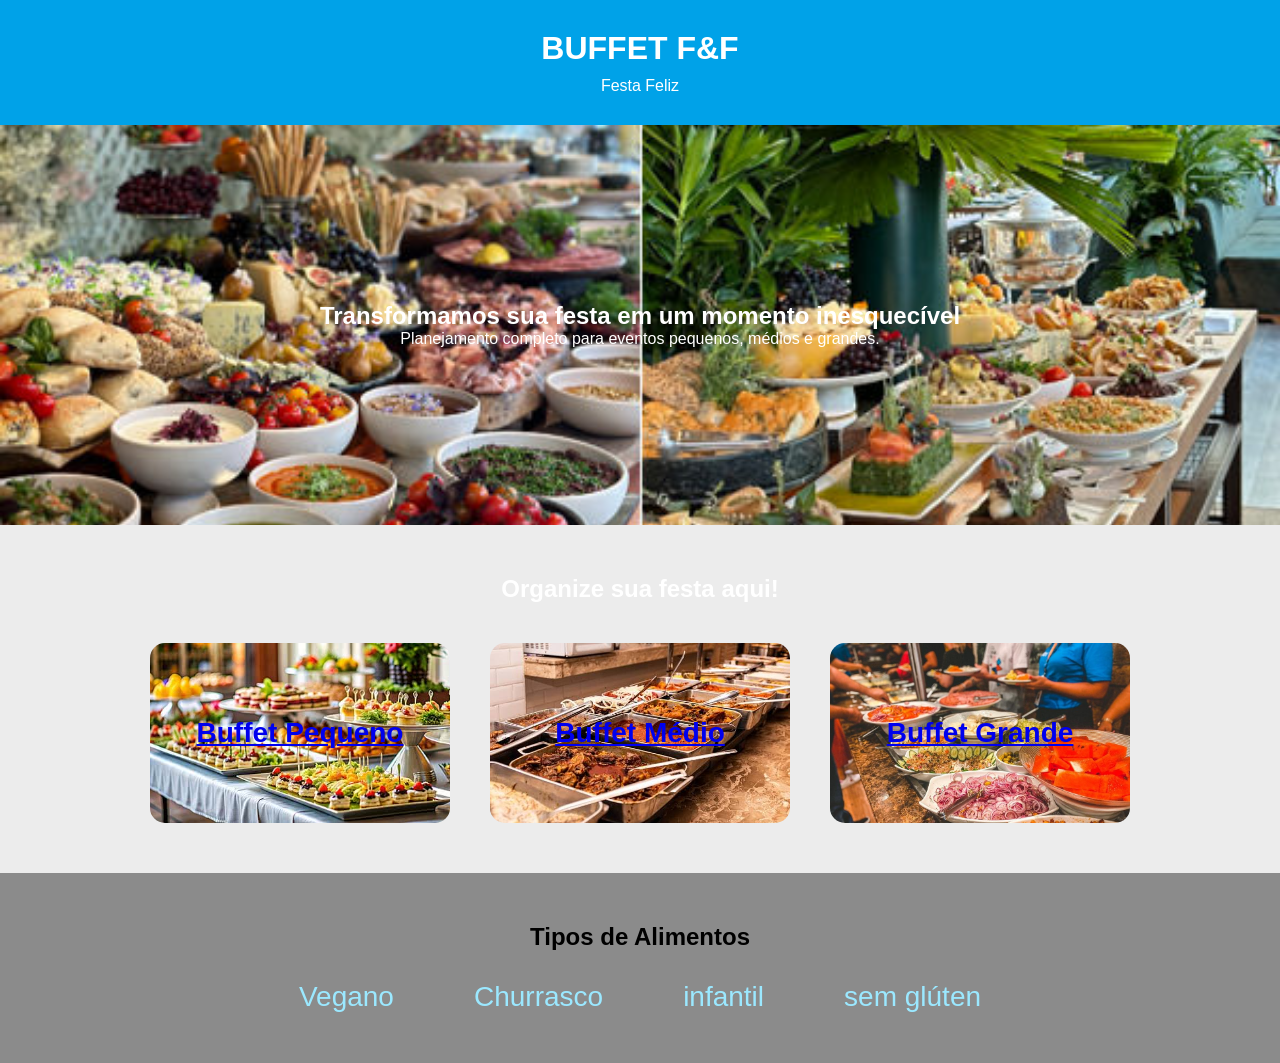
<file: index.html>
<!DOCTYPE html>
<html lang="pt-BR">
<head>
    <meta charset="UTF-8">
    <meta name="viewport" content="width=device-width, initial-scale=1.0">
    <title>Buffet F&F</title>
    <link rel="stylesheet" href="estilo.css">
</head>
<body>
    <header>
        <h1>BUFFET F&F</h1>
        <p>Festa Feliz</p>
    </header>
    <section class="banner">
        <div class="banner-conteudo">
            <h2>Transformamos sua festa em um momento inesquecível</h2>
            <p>
                Planejamento completo para eventos pequenos,
                médios e grandes.
            </p>
        </div>
    </section>
    <section class="eventos">
        <h2>Organize sua festa aqui!</h2>
        <div class="cards">
            <div class="card pequeno">
                <a href="formulario.html">
                    Buffet Pequeno
                </a>
            </div>
            <div class="card medio">
                <a href="formulario.html">
                    Buffet Médio
                </a>
            </div>
            <div class="card grande">
                <a href="formulario.html">
                    Buffet Grande
                </a>
            </div>
        </div>
    </section>
    <footer>
        <h2>Tipos de Alimentos</h2>
        <div class="links-cardapio">
            <a href="vegano.html">
                Vegano
            </a>
            <a href="churrasco.html">
                Churrasco
            </a>
            <a href="infantil.html">
                infantil
            </a>
            <a href="semgluten.html">
                sem glúten
            </a>
        </div>
    </footer>
</body>
</html>
</file>
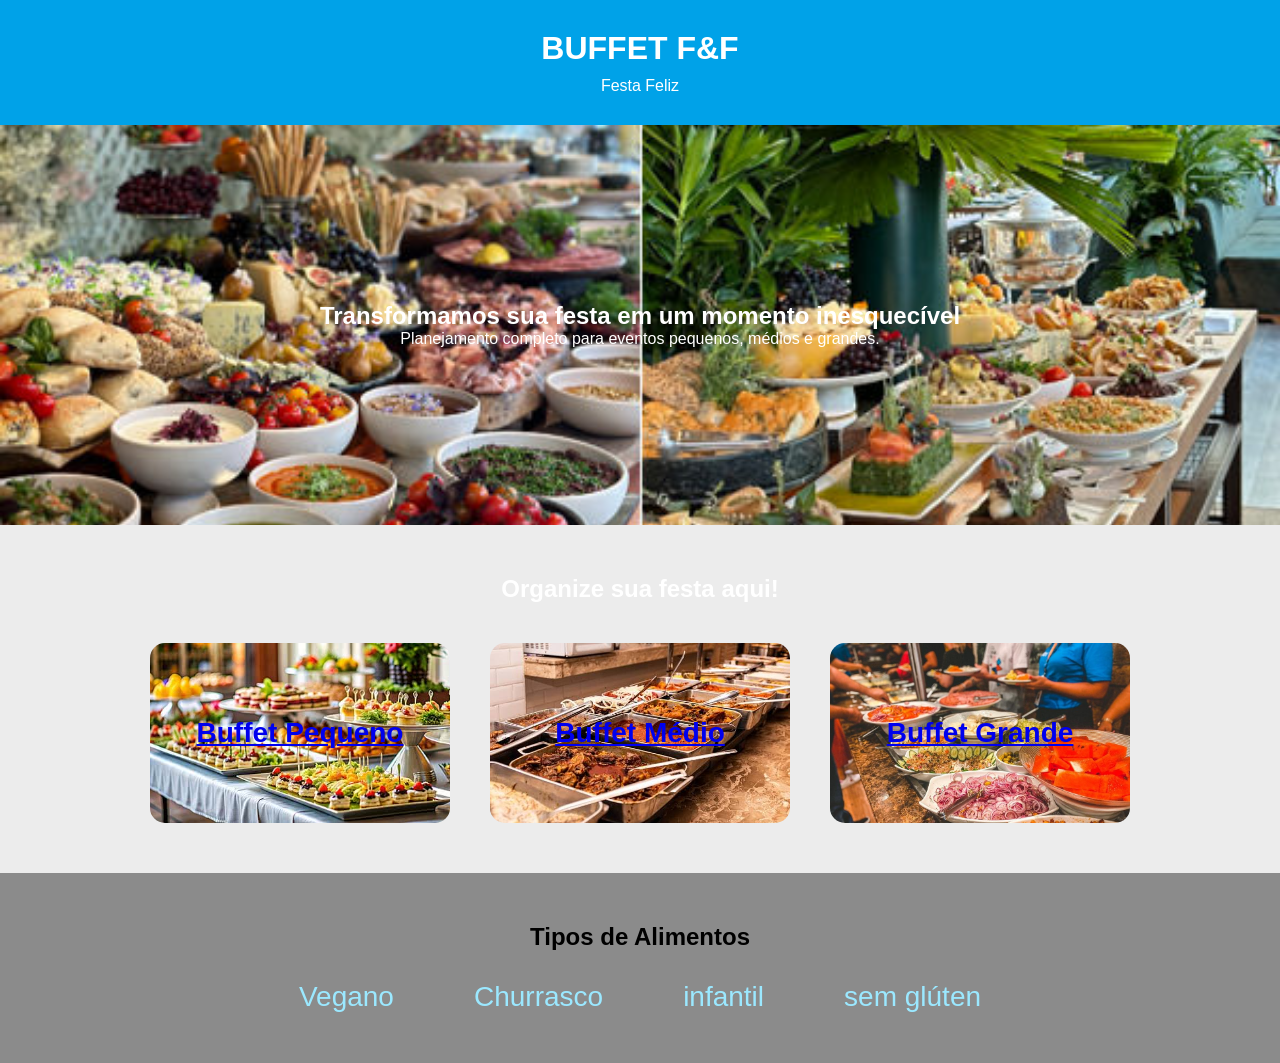
<file: bimestral.html>
<!DOCTYPE html>
<html lang="pt-BR">
<head>
    <meta charset="UTF-8">
    <meta name="viewport" content="width=device-width, initial-scale=1.0">
    <title>Buffet F&F</title>
    <link rel="stylesheet" href="estilo.css">
</head>
<body>
    <header>
        <h1>BUFFET F&F</h1>
        <p>Festa Feliz</p>
    </header>
    <section class="banner">
        <div class="banner-conteudo">
            <h2>Transformamos sua festa em um momento inesquecível</h2>
            <p>
                Planejamento completo para eventos pequenos,
                médios e grandes.
            </p>
        </div>
    </section>
    <section class="eventos">
        <h2>Organize sua festa aqui!</h2>
        <div class="cards">
            <div class="card pequeno">
                <a href="formulario.html">
                    Buffet Pequeno
                </a>
            </div>
            <div class="card medio">
                <a href="formulario.html">
                    Buffet Médio
                </a>
            </div>
            <div class="card grande">
                <a href="formulario.html">
                    Buffet Grande
                </a>
            </div>
        </div>
    </section>
    <footer>
        <h2>Tipos de Alimentos</h2>
        <div class="links-cardapio">
            <a href="vegano.html">
                Vegano
            </a>
            <a href="churrasco.html">
                Churrasco
            </a>
            <a href="infantil.html">
                infantil
            </a>
            <a href="semgluten.html">
                sem glúten
            </a>
        </div>
    </footer>
</body>
</html>
</file>
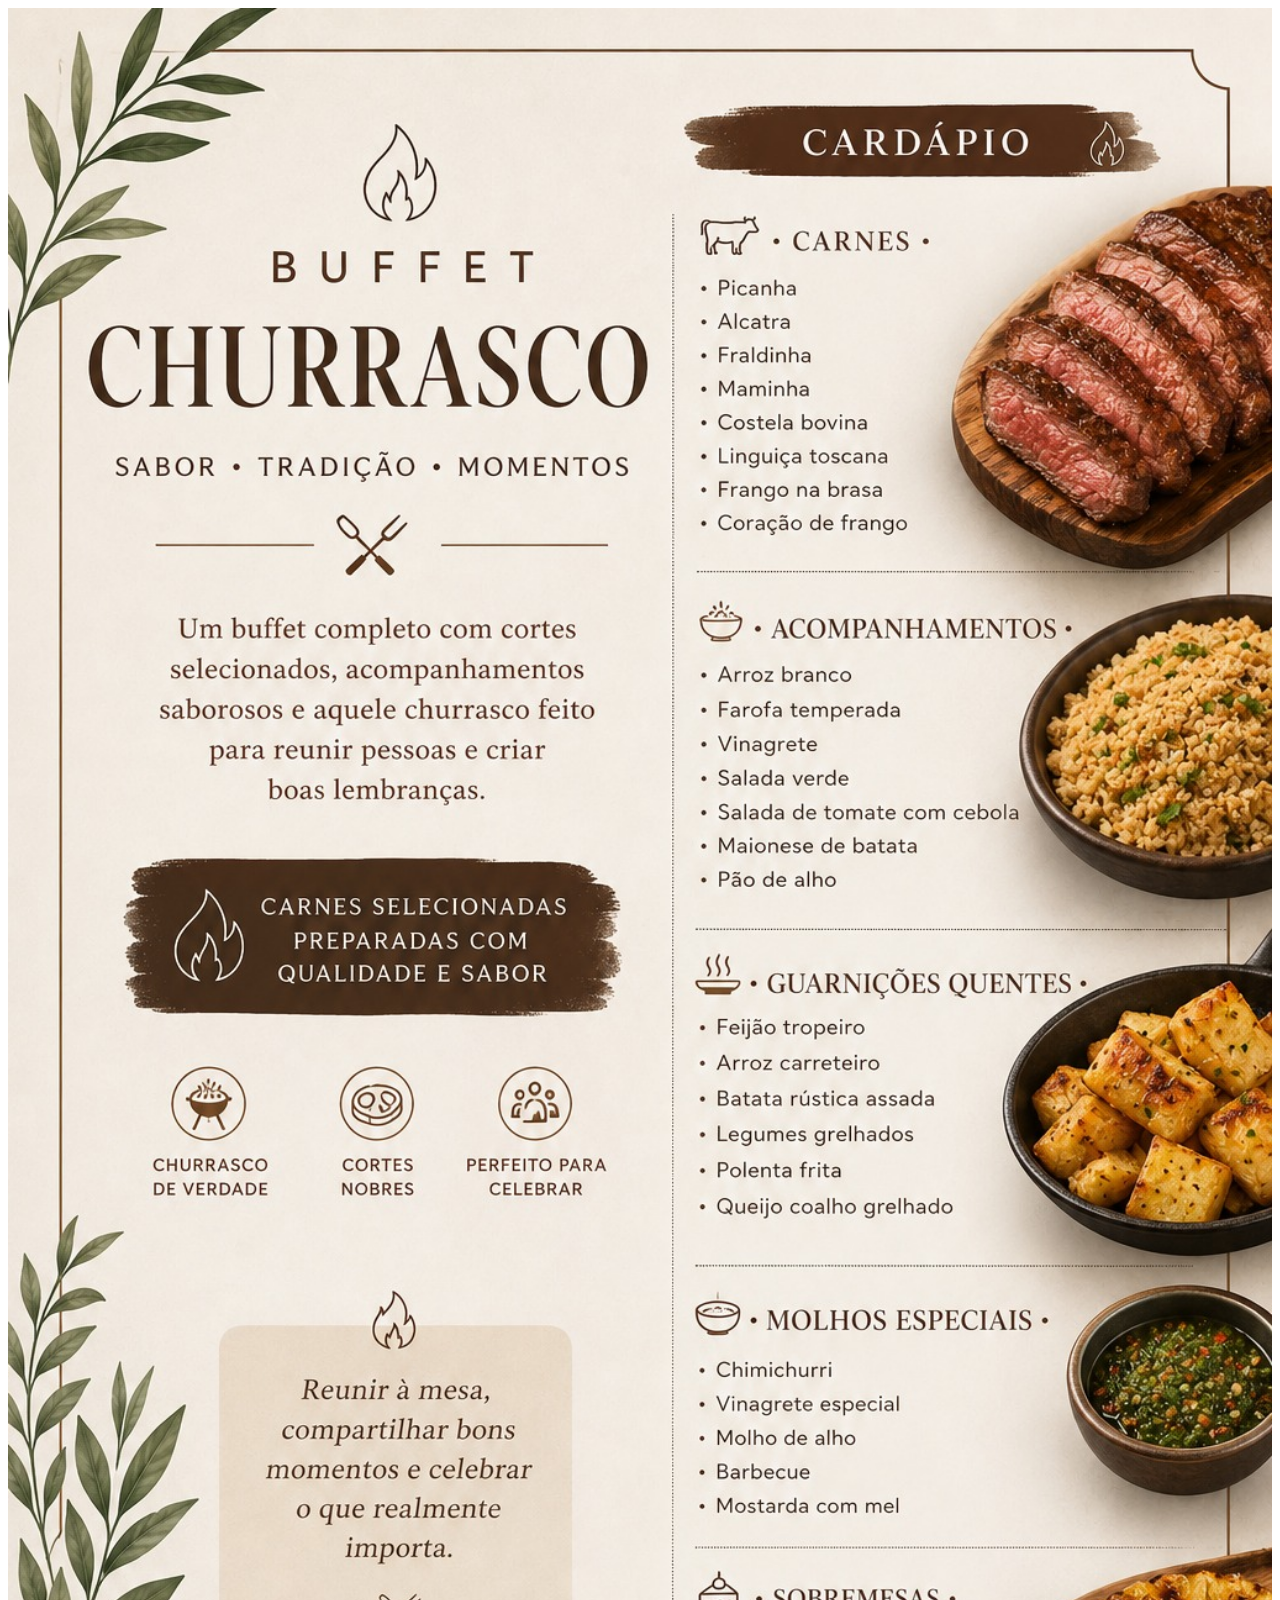
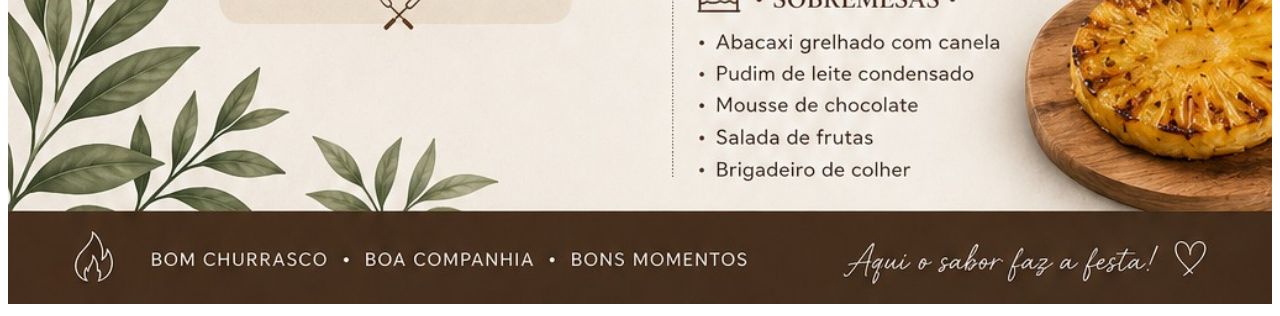
<file: churrasco.html>
<!DOCTYPE html>
<html lang="en">
<head>
    <meta charset="UTF-8">
    <meta name="viewport" content="width=device-width, initial-scale=1.0">
    <title>cardápio churrasco</title>
    <link rel="stylesheet" href="churrasco.css">
</head>
<body>
    <img src="churrascocardapio.jpeg">
</body>
</html>
</file>
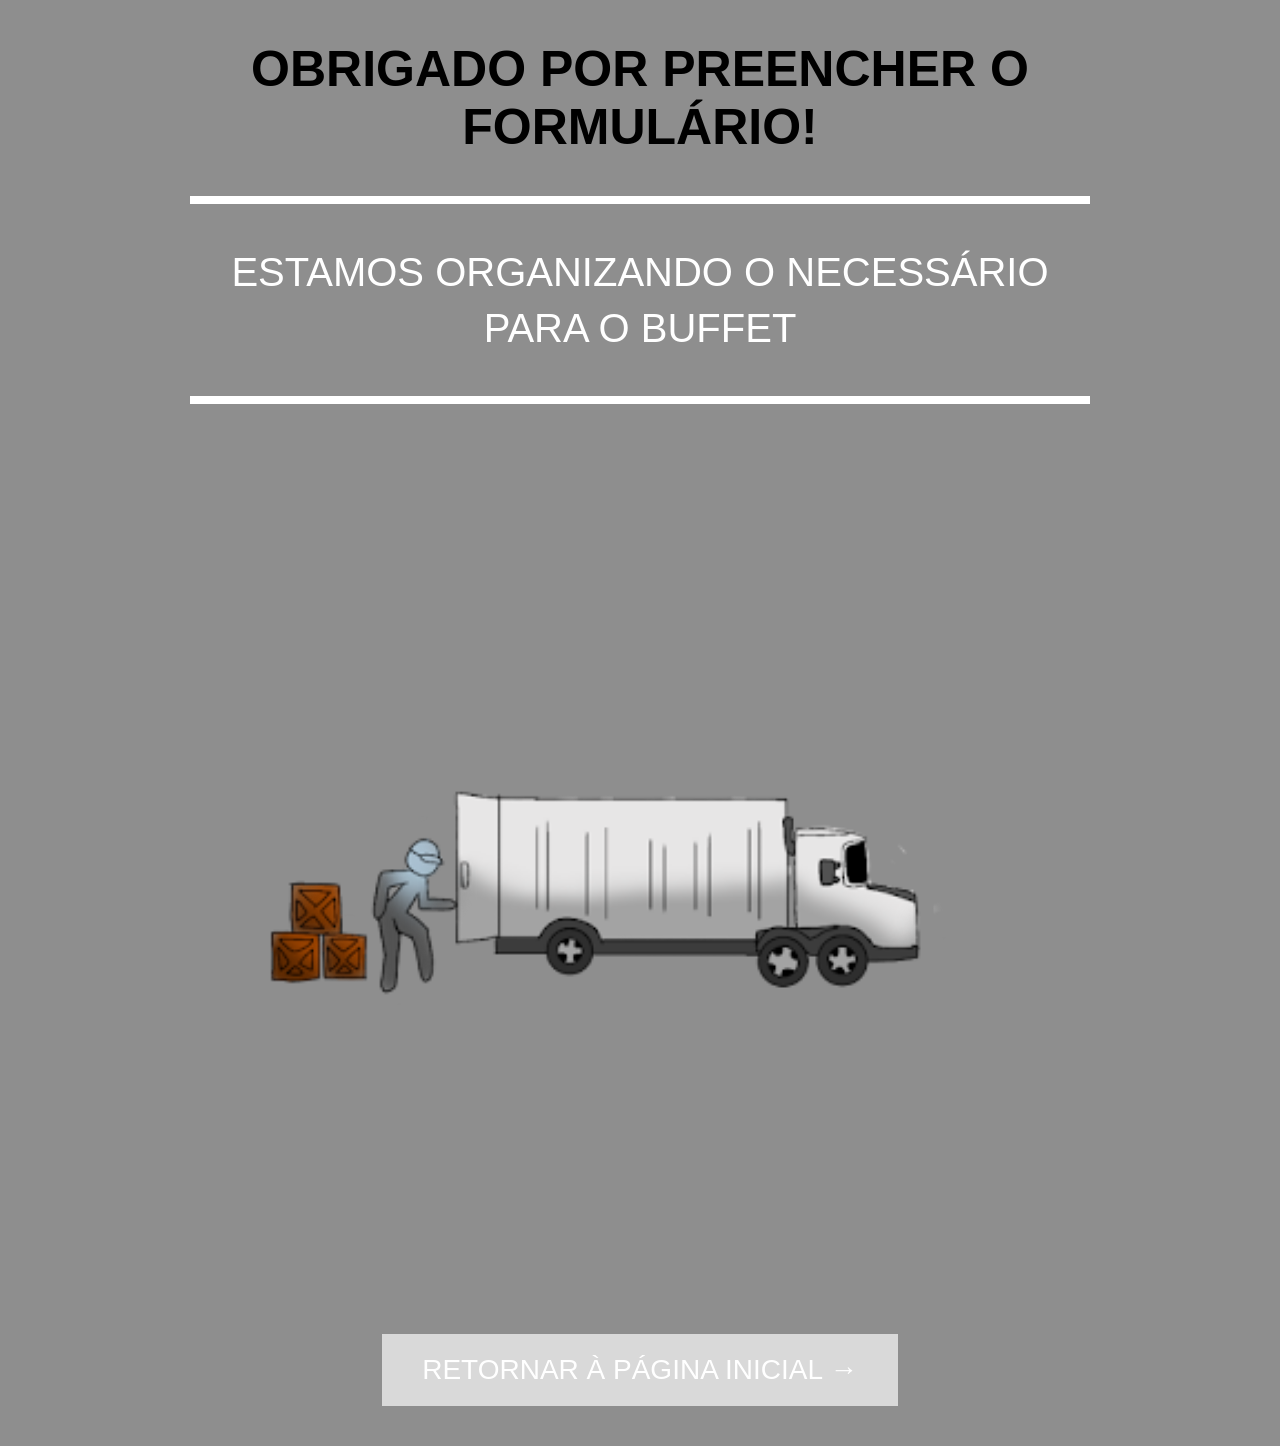
<file: confirmacao.html>
<!DOCTYPE html>
<html lang="pt-BR">
<head>
    <meta charset="UTF-8">
    <title>Buffet F&F - Confirmação</title>
    <link rel="stylesheet" href="confirmacao.css">
</head>
<body>

    <div class="container">

        <h1>
            OBRIGADO POR PREENCHER O FORMULÁRIO!
        </h1>

        <div class="linha"></div>

        <h2>
            ESTAMOS ORGANIZANDO O NECESSÁRIO
            <br>
            PARA O BUFFET
        </h2>

        <div class="linha"></div>

        <img
        src="confirmacaoimg.png"
        class="caminhao">

        <a href="index.html" class="botao">
            RETORNAR À PÁGINA INICIAL →
        </a>

    </div>

</body>
</html>
</file>
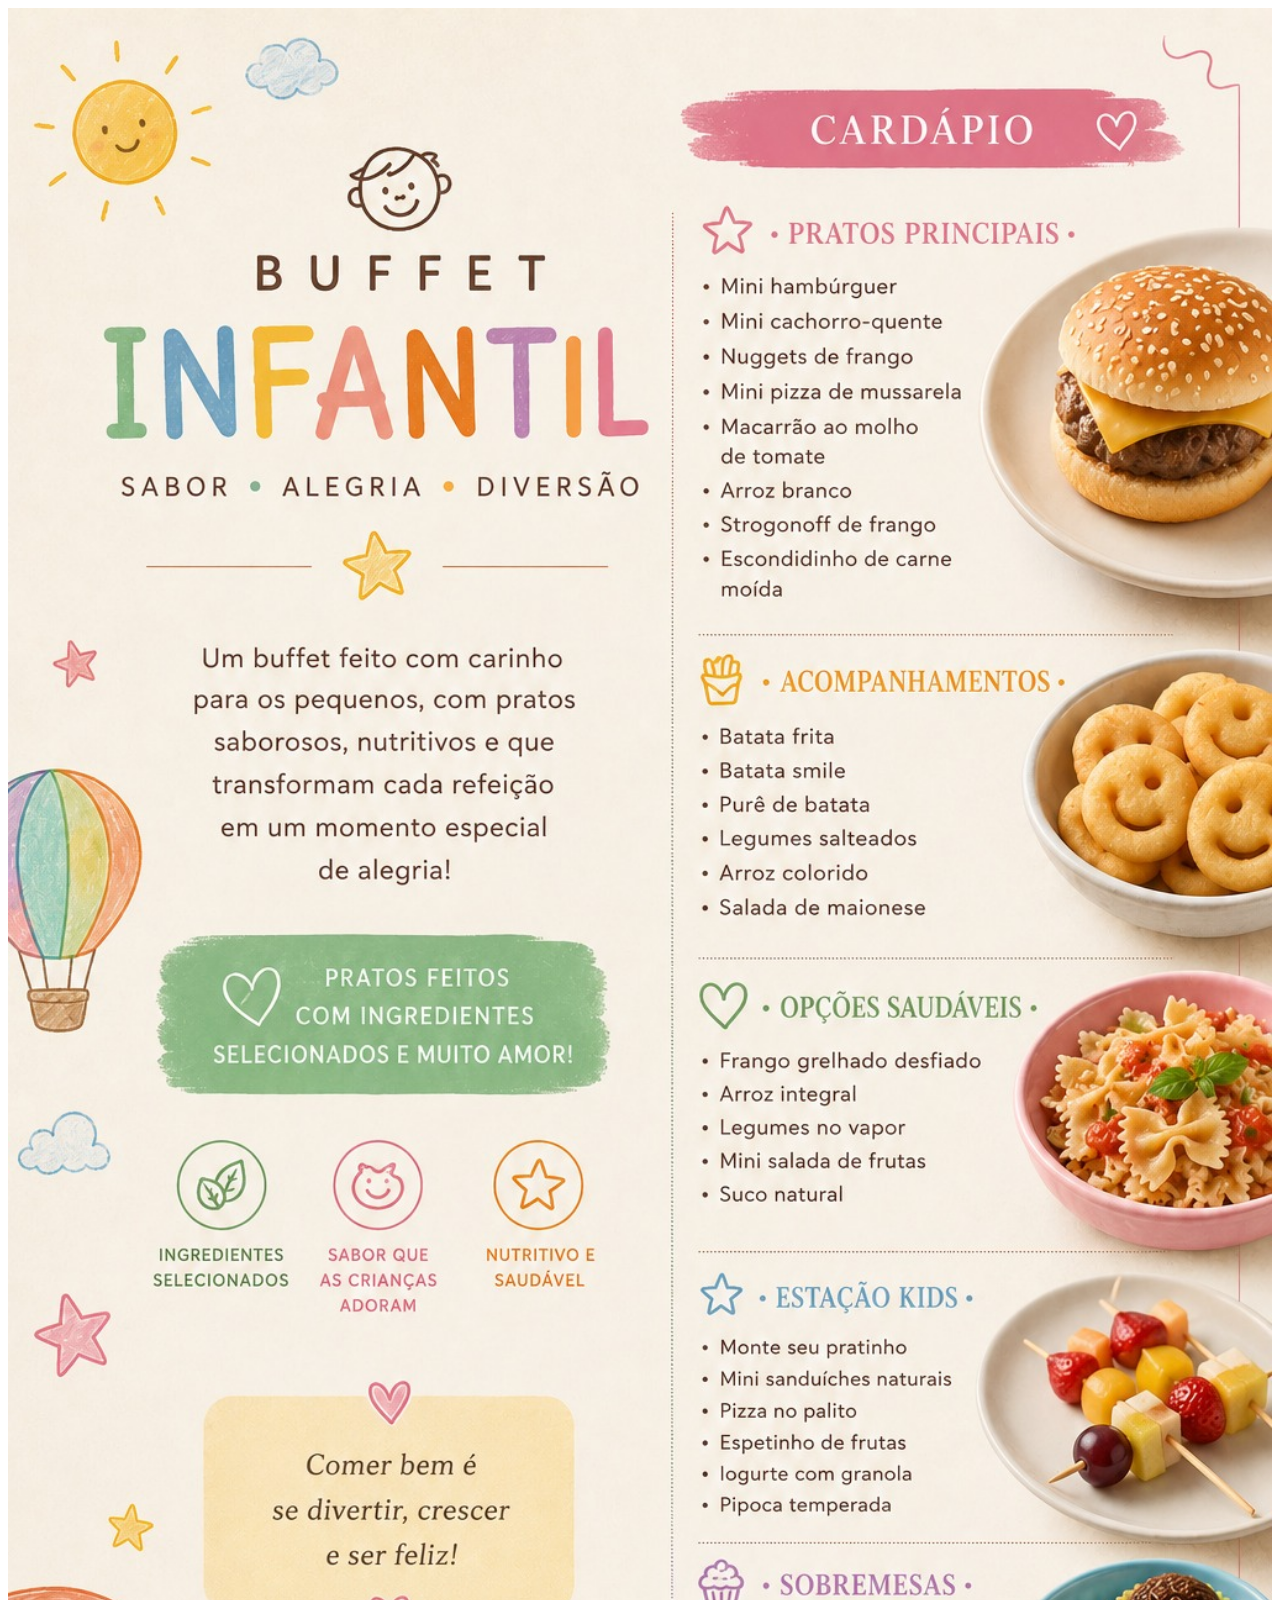
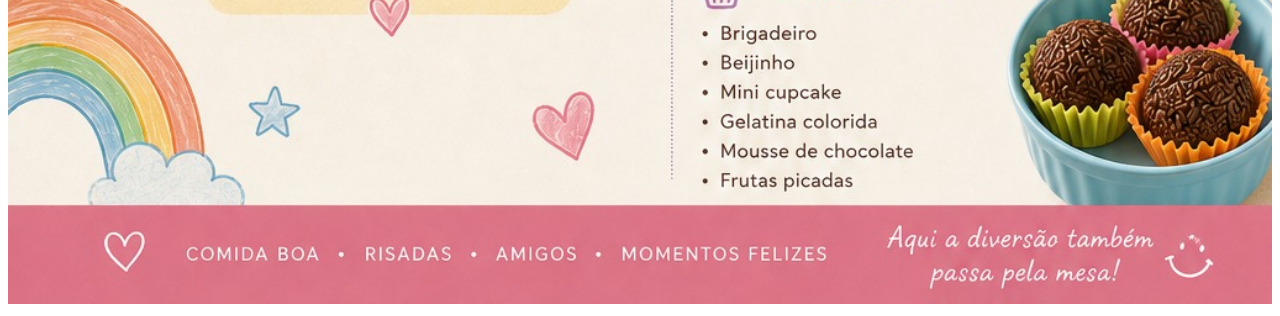
<file: infantil.html>
<!DOCTYPE html>
<html lang="en">
<head>
    <meta charset="UTF-8">
    <meta name="viewport" content="width=device-width, initial-scale=1.0">
    <title>cardápio infantil</title>
    <link rel="stylesheet" href="infantil.css">
</head>
<body>
    <img src="infantilcardapio.jpeg">
</body>
</html>
</file>
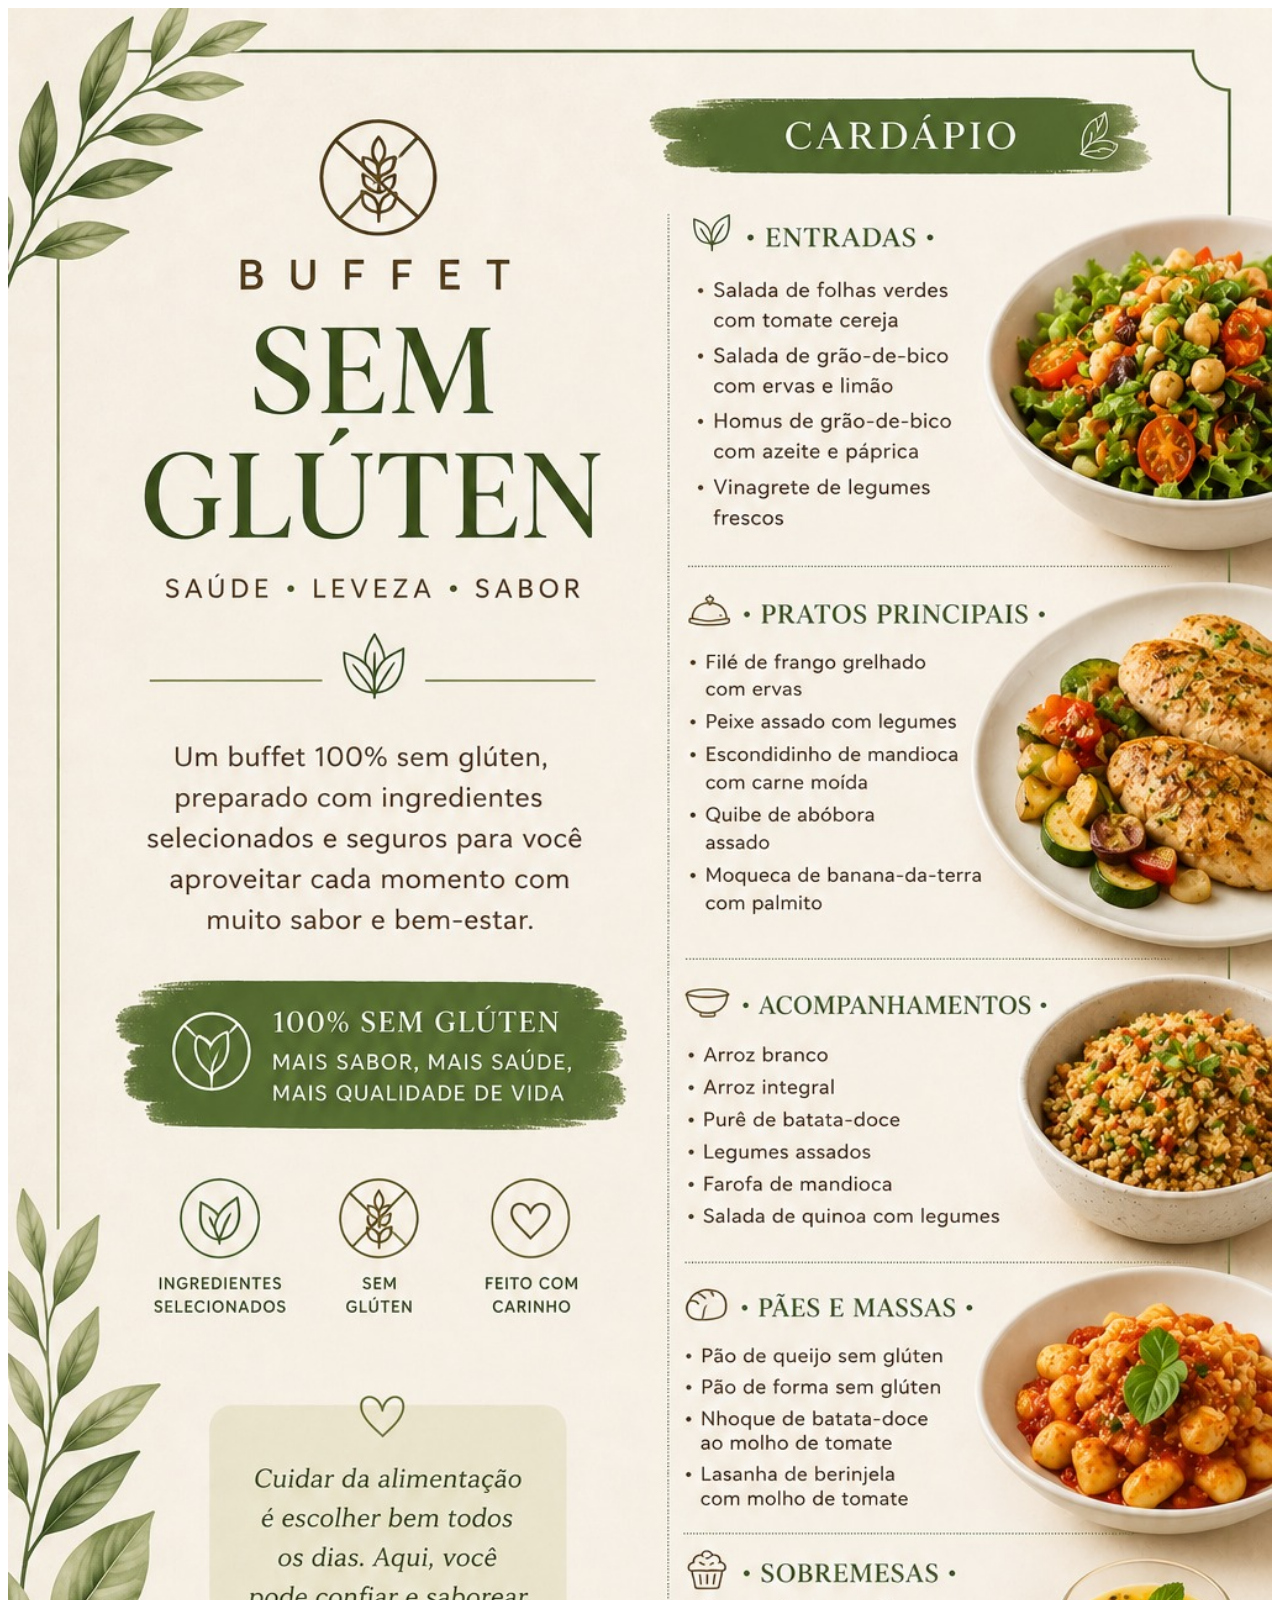
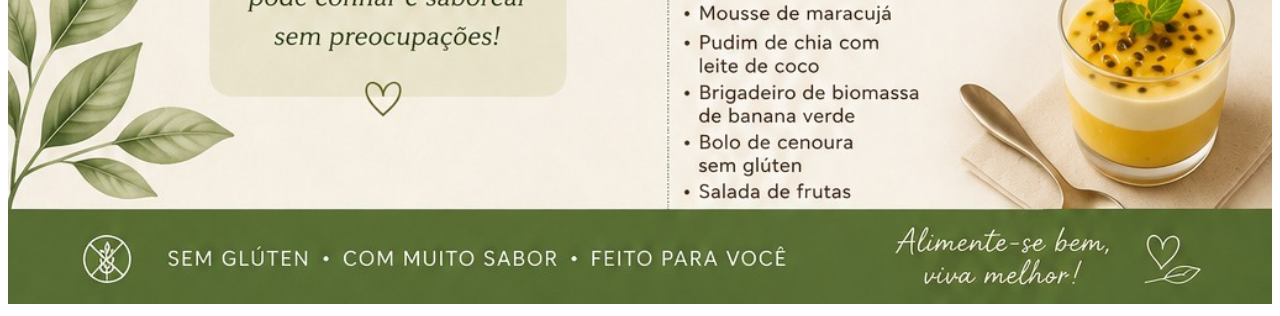
<file: semgluten.html>
<!DOCTYPE html>
<html lang="en">
<head>
    <meta charset="UTF-8">
    <meta name="viewport" content="width=device-width, initial-scale=1.0">
    <title>cardápio sem gluten</title>
    <link rel="stylesheet" href="semgluten.css">
</head>
<body>
    <img src="semglutencardapio.jpeg">
</body>
</html>
</file>
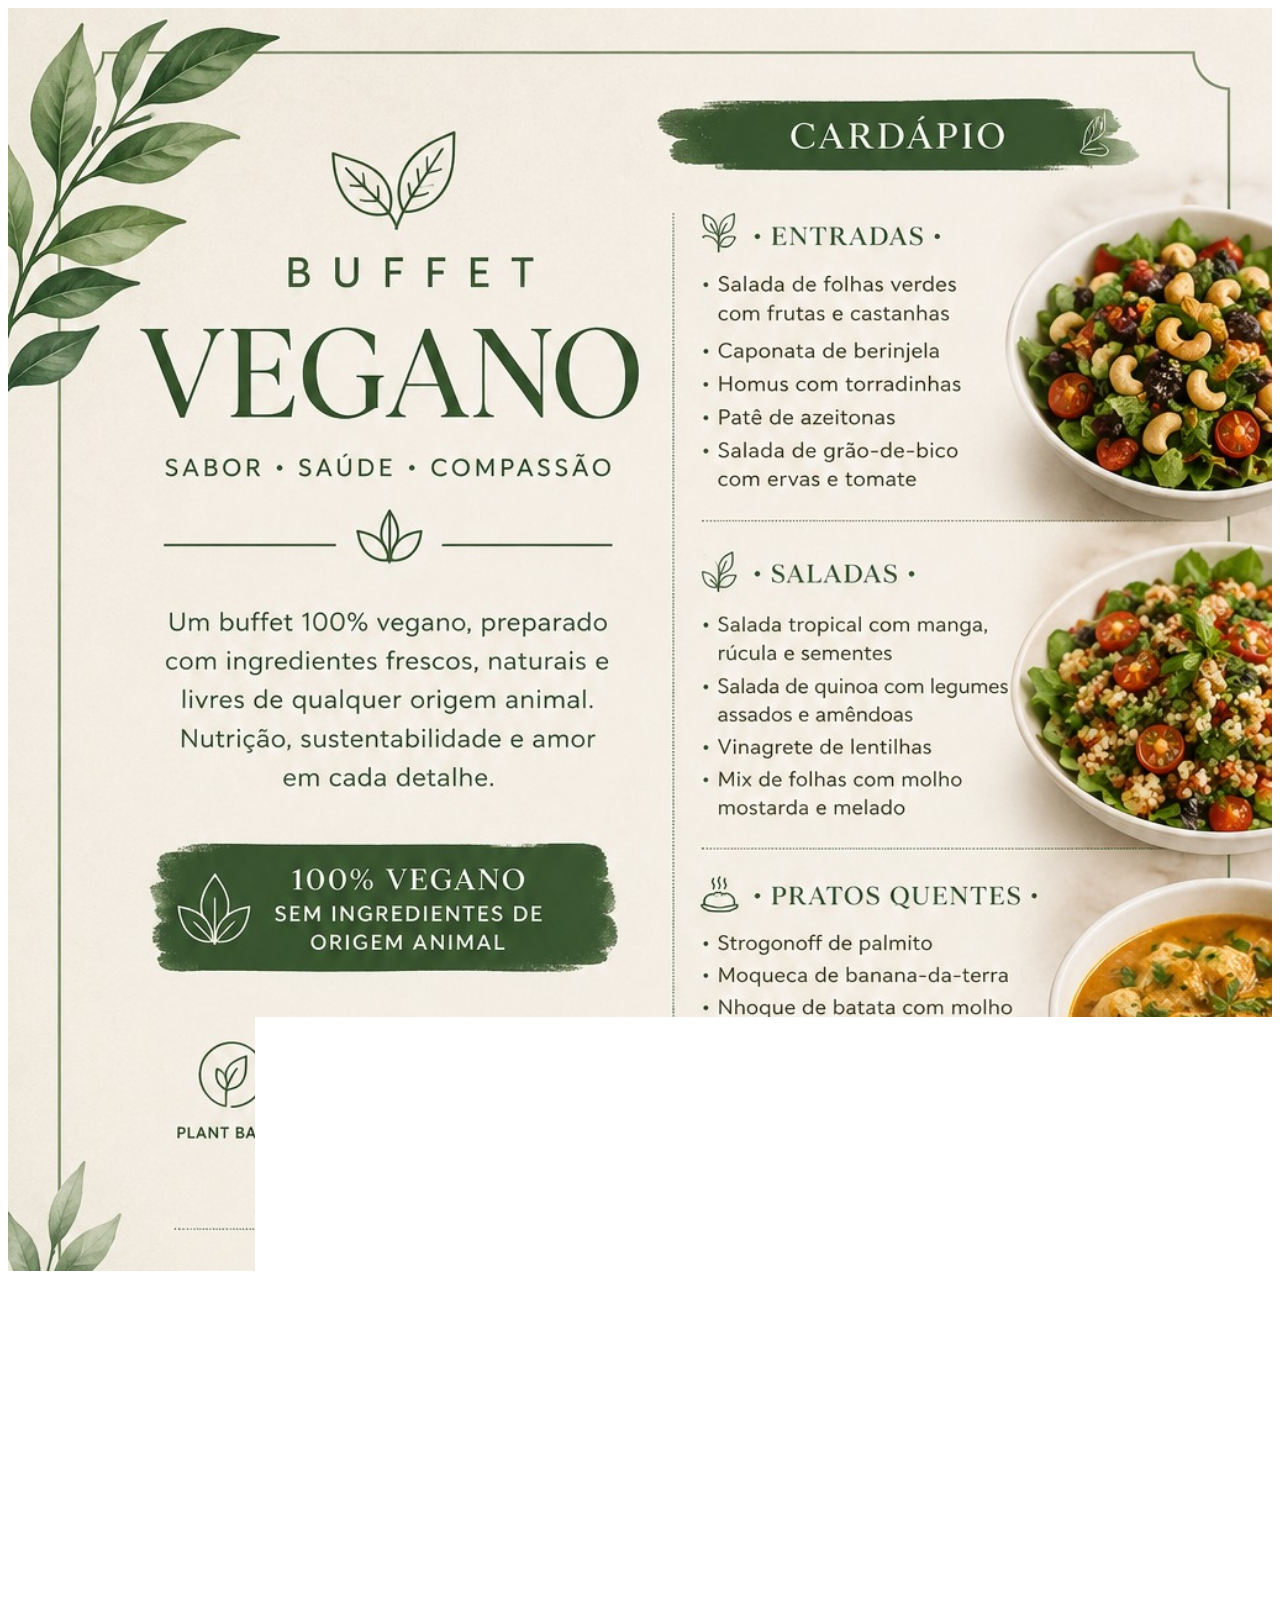
<file: vegano.html>
<!DOCTYPE html>
<html lang="en">
<head>
    <meta charset="UTF-8">
    <meta name="viewport" content="width=device-width, initial-scale=1.0">
    <title>cardápio vegano</title>
    <link rel="stylesheet" href="vegano.css">
</head>
<body>
    <img src="veganocardapio.jpeg">
</body>
</html>
</file>
<file: estilo.css>
*{
    margin:0;
    padding:0;
    box-sizing:border-box;
}

body{
    font-family:Arial, Helvetica, sans-serif;
    background:#ececec;
}

header{
    background:#00a2e8;
    color:white;
    text-align:center;
    padding:30px;
}

header p{
    margin-top:10px;
}
section{
    color: white;
}
.banner{
    height:400px;

    background:
        linear-gradient(
            rgba(255,255,255,0.7),
            rgba(255,255,255,0.7)
        );
        background-image: url(buffet01.jpg);
    background-size:cover;
    background-position:center;

    display:flex;
    justify-content:center;
    align-items:center;

    text-align:center;
}
.eventos{
    padding:50px;
    text-align:center;
}

.cards{
    margin-top:40px;

    display:flex;
    justify-content:center;
    gap:40px;
    flex-wrap:wrap;
}
.card{

    width:300px;
    height:180px;

    display:flex;
    justify-content:center;
    align-items:center;

    color:white;
    font-size:28px;
    font-weight:bold;

    border-radius:15px;

    transition:0.4s;
}
.pequeno{

    background:
        linear-gradient(
            rgba(0,0,0,0.7),
            rgba(0,0,0,0.7)
        );
        background-image: url(buffet02.jpg);
    background-size:cover;
}
.medio{

    background:
        linear-gradient(
            rgba(0,0,0,0.7),
            rgba(0,0,0,0.7)
        );
        background-image: url(buffet03.jpg);
    background-size:cover;
}
.grande{

    background:
        linear-gradient(
            rgba(0,0,0,0.7),
            rgba(0,0,0,0.7)
        );
        background-image: url(buffet04.jpg);
    background-size:cover;
}
.card:hover{

    transform:scale(1.08);

    cursor:pointer;

    box-shadow:0 10px 25px rgba(0,0,0,0.4);
}
.card:hover{

    transform:scale(1.08);

    filter:brightness(1.2);

}
footer{

    background:#8b8b8b;

    padding:50px;

    text-align:center;
}
.links-cardapio{

    margin-top:30px;

    display:flex;
    justify-content:center;
    gap:80px;
}
.links-cardapio a{

    color:#9be8ff;

    text-decoration:none;

    font-size:28px;

    transition:0.3s;
}
.links-cardapio a:hover{

    color:white;

    transform:scale(1.1);
}
</file>
<file: churrasco.css>
img{
    width:100%;
    height:auto;
}
</file>
<file: confirmacao.css>
*{
    margin:0;
    padding:0;
    box-sizing:border-box;
}

body{

    background:#8e8e8e;

    font-family:Arial, Helvetica, sans-serif;
}

.container{

    width:90%;

    max-width:1000px;

    margin:40px auto;

    text-align:center;
}
h1{

    font-size:50px;

    margin-bottom:30px;
}
.linha{

    width:90%;

    height:8px;

    background:white;

    margin:40px auto;
}
h2{

    color:white;

    font-size:40px;

    font-weight:normal;

    line-height:1.4;
}
.caminhao{
    width: 80%;
    max-width: 900px;
    display: block;
    margin: 50px auto;
}
.botao{

    display:inline-block;

    margin-top:30px;

    padding:20px 40px;

    background:#d9d9d9;

    color:white;

    text-decoration:none;

    font-size:28px;

    transition:0.3s;
}
.botao:hover{

    transform:scale(1.05);

    background:#00a2e8;
}
</file>
<file: infantil.css>
img{
    width:100%;
    height:auto;
}
</file>
<file: semgluten.css>
img{
    width:100%;
    height:auto;
}
</file>
<file: vegano.css>
img{
    width:100%;
    height:auto;
}
</file>
